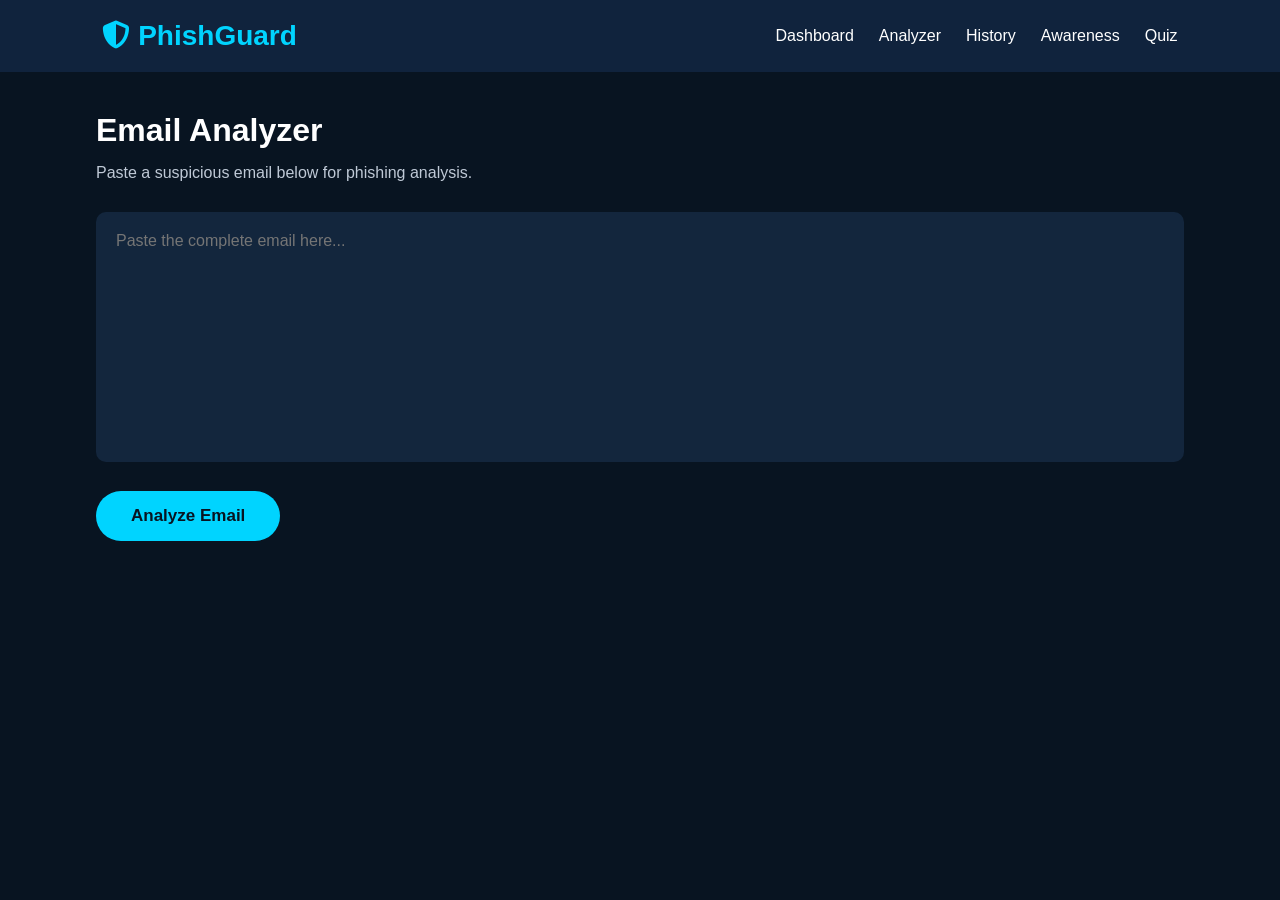
<file: analyzer.html>
<!DOCTYPE html>
<html lang="en">

<head>

<meta charset="UTF-8">
<meta name="viewport" content="width=device-width, initial-scale=1.0">

<title>Email Analyzer | PhishGuard</title>

<link rel="stylesheet" href="css/analyzer.css">

<link rel="stylesheet"
href="https://cdnjs.cloudflare.com/ajax/libs/font-awesome/6.7.1/css/all.min.css">

</head>

<body>

<nav>

<div class="logo">
<i class="fa-solid fa-shield-halved"></i>
PhishGuard
</div>

<ul>

<li><a href="dashboard.html">Dashboard</a></li>
<li><a href="analyzer.html">Analyzer</a></li>
<li><a href="history.html">History</a></li>
<li><a href="awareness.html">Awareness</a></li>
<li><a href="quiz.html">Quiz</a></li>

</ul>

</nav>

<div class="container">

<h1>Email Analyzer</h1>

<p class="subtitle">
Paste a suspicious email below for phishing analysis.
</p>

<textarea id="emailInput"
placeholder="Paste the complete email here..."></textarea>

<button id="analyzeBtn">
Analyze Email
</button>

<div id="result" class="result">

<h2>Analysis Result</h2>

<div class="row">
<strong>Sender :</strong>
<span id="sender"></span>
</div>

<div class="row">
<strong>Subject :</strong>
<span id="subject"></span>
</div>

<div class="row">
<strong>Risk Score :</strong>
<span id="risk"></span>
</div>

<h3>Reasons</h3>

<ul id="reasons"></ul>

<h3>Highlighted Email</h3>

<div id="highlightedEmail" class="highlight"></div>

<h3>Recommendations</h3>

<ul id="recommendations"></ul>

</div>

</div>

<script src="js/analyzer.js"></script>

</body>

</html>
</file>
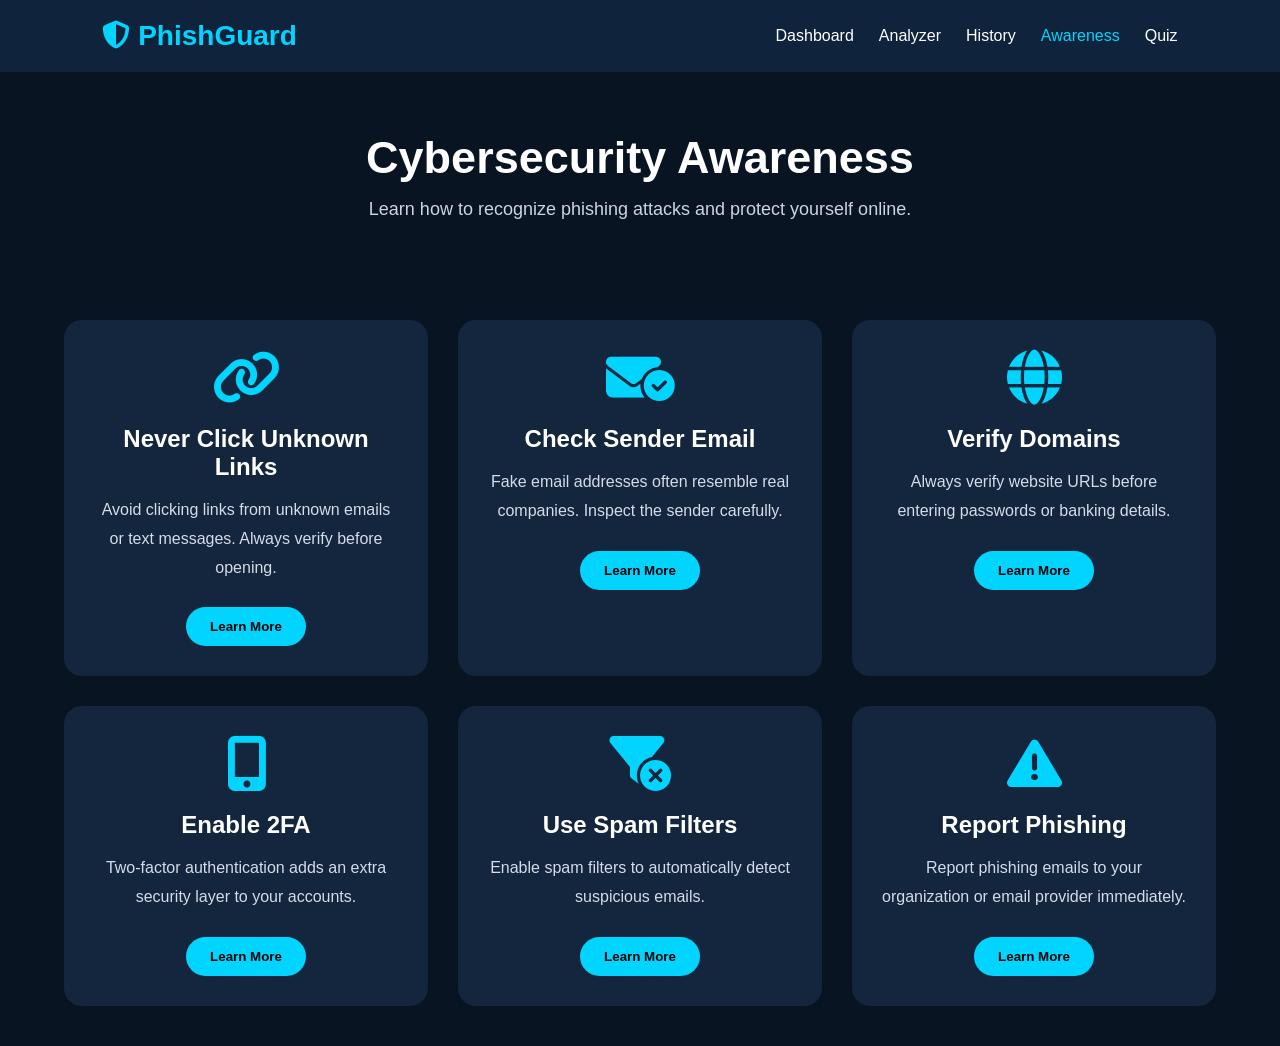
<file: awareness.html>
<!DOCTYPE html>
<html lang="en">

<head>
    <meta charset="UTF-8">
    <meta name="viewport" content="width=device-width, initial-scale=1.0">
    <title>Cyber Awareness | PhishGuard</title>

    <link rel="stylesheet" href="css/awareness.css">

    <link rel="stylesheet"
        href="https://cdnjs.cloudflare.com/ajax/libs/font-awesome/6.7.1/css/all.min.css">
</head>

<body>

    <!-- Navigation -->

    <nav>

        <div class="logo">
            <i class="fa-solid fa-shield-halved"></i>
            PhishGuard
        </div>

        <ul>
            <li><a href="dashboard.html">Dashboard</a></li>
            <li><a href="analyzer.html">Analyzer</a></li>
            <li><a href="history.html">History</a></li>
            <li><a href="awareness.html" class="active">Awareness</a></li>
            <li><a href="quiz.html">Quiz</a></li>
        </ul>

    </nav>

    <!-- Hero -->

    <section class="hero">

        <h1>Cybersecurity Awareness</h1>

        <p>
            Learn how to recognize phishing attacks and protect yourself online.
        </p>

    </section>

    <!-- Awareness Cards -->

    <section class="cards">

        <div class="card">
            <i class="fa-solid fa-link"></i>

            <h2>Never Click Unknown Links</h2>

            <p>
                Avoid clicking links from unknown emails or text messages.
                Always verify before opening.
            </p>

            <button>Learn More</button>
        </div>

        <div class="card">
            <i class="fa-solid fa-envelope-circle-check"></i>

            <h2>Check Sender Email</h2>

            <p>
                Fake email addresses often resemble real companies.
                Inspect the sender carefully.
            </p>

            <button>Learn More</button>
        </div>

        <div class="card">
            <i class="fa-solid fa-globe"></i>

            <h2>Verify Domains</h2>

            <p>
                Always verify website URLs before entering passwords or banking details.
            </p>

            <button>Learn More</button>
        </div>

        <div class="card">
            <i class="fa-solid fa-mobile-screen-button"></i>

            <h2>Enable 2FA</h2>

            <p>
                Two-factor authentication adds an extra security layer to your accounts.
            </p>

            <button>Learn More</button>
        </div>

        <div class="card">
            <i class="fa-solid fa-filter-circle-xmark"></i>

            <h2>Use Spam Filters</h2>

            <p>
                Enable spam filters to automatically detect suspicious emails.
            </p>

            <button>Learn More</button>
        </div>

        <div class="card">
            <i class="fa-solid fa-triangle-exclamation"></i>

            <h2>Report Phishing</h2>

            <p>
                Report phishing emails to your organization or email provider immediately.
            </p>

            <button>Learn More</button>
        </div>

    </section>

    <!-- Popup -->

    <div class="popup" id="popup">

        <div class="popup-content">

            <span id="close">&times;</span>

            <h2 id="popupTitle"></h2>

            <p id="popupText"></p>

        </div>

    </div>

<script src="js/awareness.js"></script>

</body>

</html>
</file>
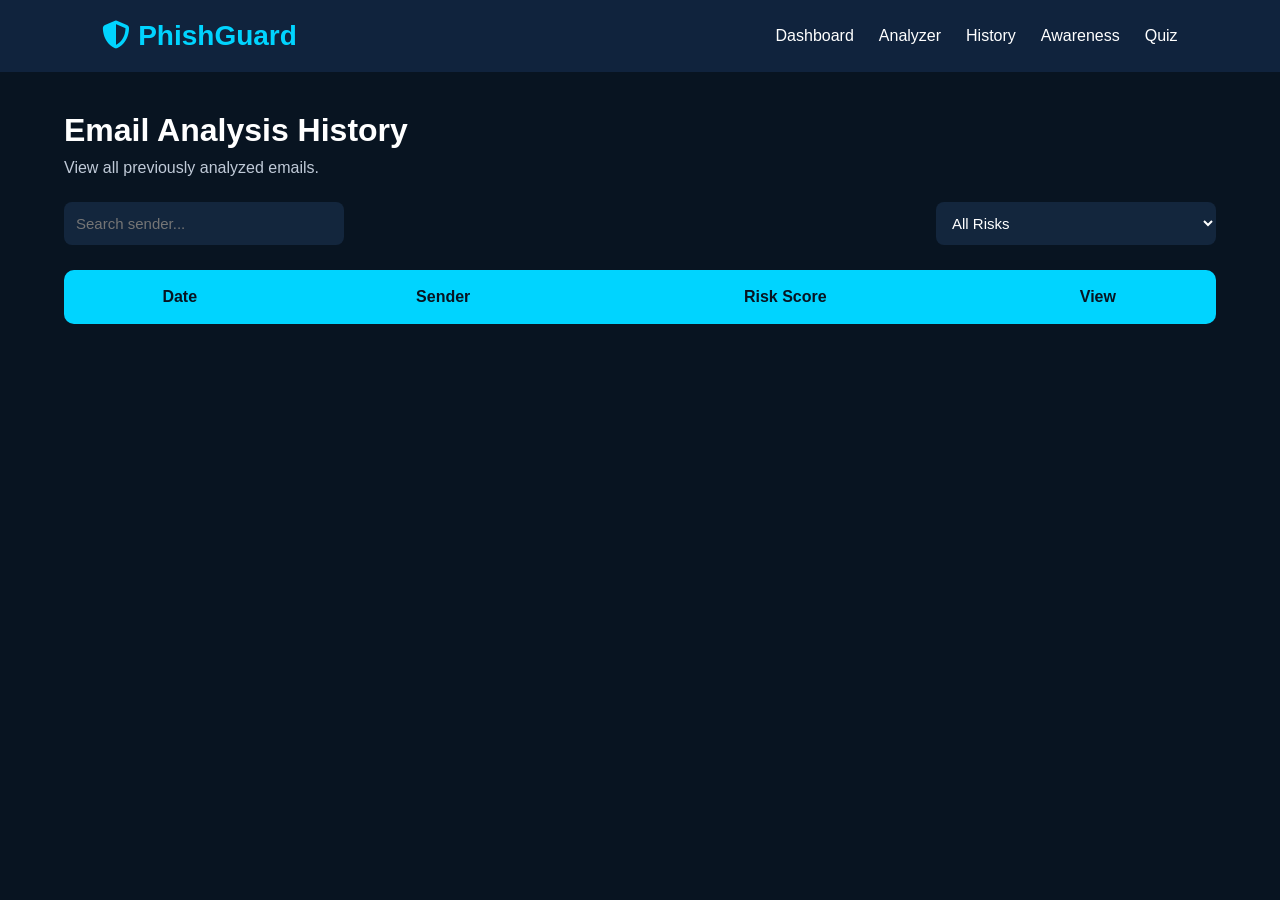
<file: history.html>
<!DOCTYPE html>
<html lang="en">

<head>
    <meta charset="UTF-8">
    <meta name="viewport" content="width=device-width, initial-scale=1.0">
    <title>History | PhishGuard</title>

    <link rel="stylesheet" href="css/history.css">

    <link rel="stylesheet"
        href="https://cdnjs.cloudflare.com/ajax/libs/font-awesome/6.7.1/css/all.min.css">
</head>

<body>

    <!-- Navbar -->

    <nav>

        <div class="logo">
            <i class="fa-solid fa-shield-halved"></i>
            PhishGuard
        </div>

        <ul>

            <li><a href="dashboard.html">Dashboard</a></li>
            <li><a href="analyzer.html">Analyzer</a></li>
            <li><a href="history.html">History</a></li>
            <li><a href="awareness.html">Awareness</a></li>
            <li><a href="quiz.html">Quiz</a></li>

        </ul>

    </nav>


    <div class="container">

        <h1>Email Analysis History</h1>

        <p class="subtitle">
            View all previously analyzed emails.
        </p>

        <div class="controls">

            <input
                type="text"
                id="searchInput"
                placeholder="Search sender...">

            <select id="riskFilter">

                <option value="All">All Risks</option>
                <option value="High">High</option>
                <option value="Medium">Medium</option>
                <option value="Low">Low</option>

            </select>

        </div>


        <table id="historyTable">

            <thead>

                <tr>

                    <th>Date</th>
                    <th>Sender</th>
                    <th>Risk Score</th>
                    <th>View</th>

                </tr>

            </thead>

            <tbody id="historyTable">

            </tbody>

        </table>

    </div>

<script src="js/history.js"></script>

</body>

</html>
</file>
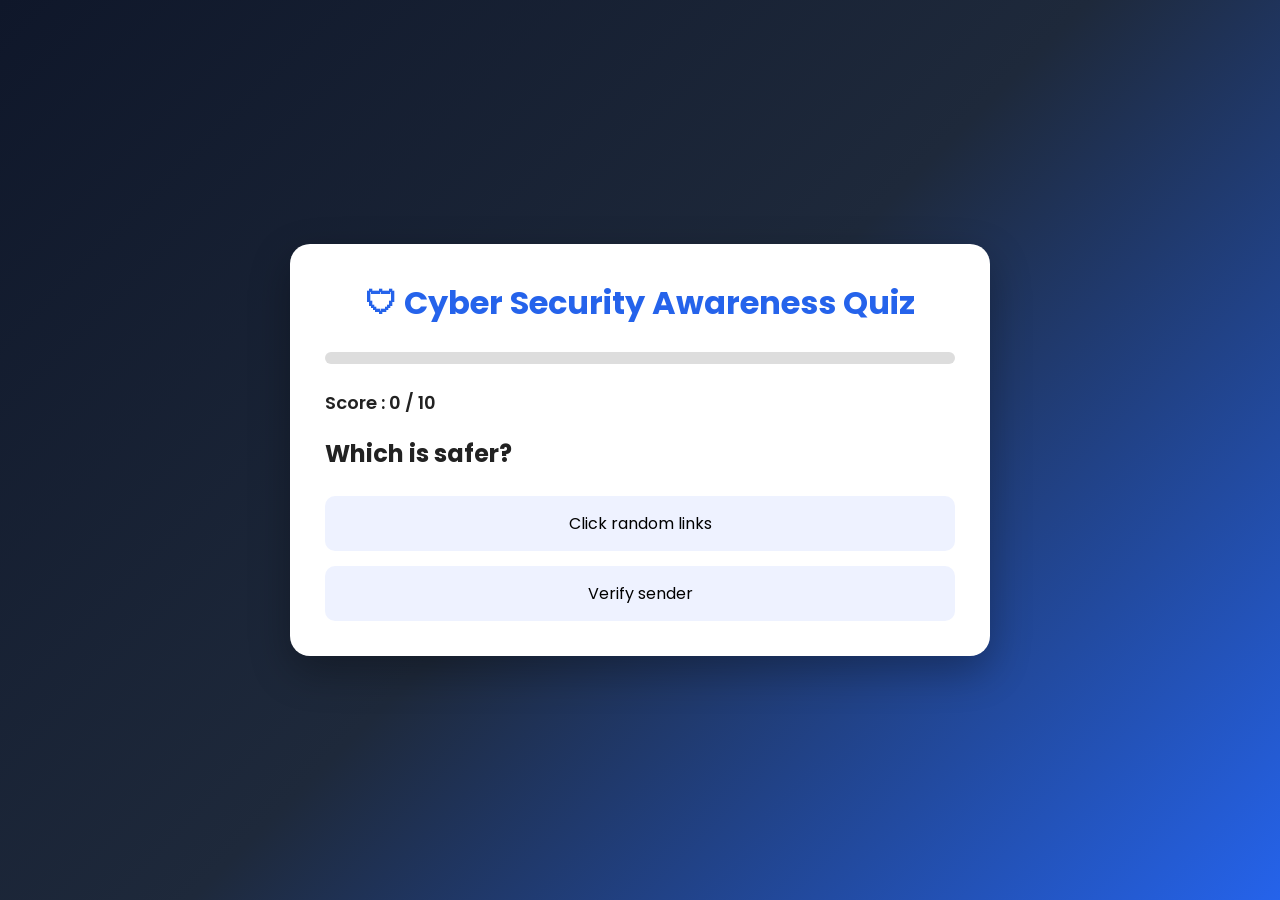
<file: quiz.html>
<!DOCTYPE html>
<html lang="en">
<head>
    <meta charset="UTF-8">
    <meta name="viewport" content="width=device-width, initial-scale=1.0">
    <title>Awareness Quiz | PhishGuard</title>

    <link rel="stylesheet" href="css/quiz.css">

    <link href="https://fonts.googleapis.com/css2?family=Poppins:wght@300;400;500;600;700&display=swap" rel="stylesheet">
</head>
<body>

<div class="container">

    <h1>🛡 Cyber Security Awareness Quiz</h1>

    <div class="progress-container">
        <div id="progressBar"></div>
    </div>

    <div class="score">
        Score :
        <span id="score">0</span>
        /
        <span id="total">10</span>
    </div>

    <div class="quiz-box">

        <h2 id="question">
            Loading...
        </h2>

        <div id="answers" class="answers"></div>

        <button id="nextBtn">
            Next Question →
        </button>

    </div>

</div>

<div id="resultScreen" class="hidden">

    <div class="result-card">

        <h1>🎉 Quiz Completed!</h1>

        <h2>
            Your Score
        </h2>

        <h1 id="finalScore">
            0/10
        </h1>

        <div id="certificate" class="hidden">

            <h2>🏆 Certificate</h2>

            <p>Congratulations!</p>

            <p>You scored more than 80%</p>

            <button onclick="window.print()">
                Download Certificate
            </button>

        </div>

        <button onclick="restartBtn">
            Restart Quiz
        </button>

    </div>

</div>

<script src="js/quiz.js"></script>

</body>
</html>
</file>
<file: css/analyzer.css>
*{
margin:0;
padding:0;
box-sizing:border-box;
font-family:Poppins,sans-serif;
}

body{
background:#081421;
color:white;
}

nav{
display:flex;
justify-content:space-between;
padding:20px 8%;
background:#10233d;
}

.logo{
font-size:28px;
font-weight:bold;
color:#00d4ff;
}

nav ul{
display:flex;
gap:25px;
list-style:none;
}

nav a{
color:white;
text-decoration:none;
}

.container{
width:85%;
margin:auto;
padding:40px 0;
}

.subtitle{
margin:15px 0 30px;
color:#bfc9d6;
}

textarea{

width:100%;
height:250px;
padding:20px;
border:none;
border-radius:10px;
font-size:16px;
resize:none;
background:#13263d;
color:white;

}

button{

margin-top:25px;
padding:15px 35px;
background:#00d4ff;
color:#081421;
border:none;
border-radius:30px;
font-size:17px;
font-weight:600;
cursor:pointer;

}

button:hover{

background:white;

}

.result{

margin-top:50px;
background:#13263d;
padding:30px;
border-radius:15px;
display:none;

}

.row{

margin:15px 0;

}

h3{

margin-top:25px;
margin-bottom:10px;

}

.highlight{

background:#1b314d;
padding:20px;
border-radius:10px;
white-space:pre-wrap;
line-height:1.8;

}

ul{

margin-left:25px;
line-height:2;

}

.red{

color:#ff4d4d;
font-weight:bold;

}

.yellow{

color:#ffc107;
font-weight:bold;

}

.green{

color:#00e676;
font-weight:bold;

}

mark{

background:#ff5252;

color:white;

padding:2px 6px;

border-radius:4px;

font-weight:bold;

}

#highlightedEmail{

margin-top:15px;

padding:15px;

background:#1e1e2f;

border-radius:8px;

white-space:pre-wrap;

line-height:1.7;

}
</file>
<file: css/awareness.css>
*{
margin:0;
padding:0;
box-sizing:border-box;
font-family:Poppins,sans-serif;
}

body{

background:#081421;
color:white;

}

/* NAVBAR */

nav{

display:flex;
justify-content:space-between;
align-items:center;
padding:20px 8%;
background:#10233d;

}

.logo{

font-size:28px;
font-weight:bold;
color:#00d4ff;

}

nav ul{

display:flex;
list-style:none;
gap:25px;

}

nav a{

text-decoration:none;
color:white;
transition:.3s;

}

nav a:hover,
.active{

color:#00d4ff;

}

/* HERO */

.hero{

text-align:center;
padding:60px 20px;

}

.hero h1{

font-size:45px;
margin-bottom:15px;

}

.hero p{

color:#cbd5e1;
font-size:18px;

}

/* CARDS */

.cards{

width:90%;
margin:40px auto;

display:grid;
grid-template-columns:repeat(auto-fit,minmax(280px,1fr));

gap:30px;

}

.card{

background:#13263d;

padding:30px;

border-radius:18px;

text-align:center;

transition:.4s;

cursor:pointer;

}

.card:hover{

transform:translateY(-10px);

box-shadow:0 0 20px rgba(0,212,255,.4);

}

.card i{

font-size:55px;

color:#00d4ff;

margin-bottom:20px;

}

.card h2{

margin-bottom:15px;

font-size:24px;

}

.card p{

color:#d5dce8;

line-height:1.8;

margin-bottom:25px;

}

.card button{

padding:12px 24px;

border:none;

border-radius:25px;

background:#00d4ff;

font-weight:600;

cursor:pointer;

transition:.3s;

}

.card button:hover{

background:white;

}

/* POPUP */

.popup{

display:none;

position:fixed;

top:0;
left:0;

width:100%;
height:100%;

background:rgba(0,0,0,.75);

justify-content:center;

align-items:center;

}

.popup-content{

background:#13263d;

padding:35px;

width:500px;

max-width:90%;

border-radius:15px;

position:relative;

text-align:center;

}

.popup-content h2{

margin-bottom:20px;

color:#00d4ff;

}

.popup-content p{

line-height:1.8;

color:#d9e3ef;

}

#close{

position:absolute;

right:20px;

top:15px;

font-size:30px;

cursor:pointer;

}

/* RESPONSIVE */

@media(max-width:900px){

nav{

flex-direction:column;

gap:15px;

}

nav ul{

flex-wrap:wrap;

justify-content:center;

}

.hero h1{

font-size:35px;

}

}
</file>
<file: css/history.css>
*{
margin:0;
padding:0;
box-sizing:border-box;
font-family:Poppins,sans-serif;
}

body{
background:#081421;
color:white;
}

nav{
display:flex;
justify-content:space-between;
align-items:center;
padding:20px 8%;
background:#10233d;
}

.logo{
font-size:28px;
font-weight:bold;
color:#00d4ff;
}

nav ul{
display:flex;
list-style:none;
gap:25px;
}

nav a{
text-decoration:none;
color:white;
}

.container{
width:90%;
margin:auto;
padding:40px 0;
}

.subtitle{
margin:10px 0 25px;
color:#c0cad8;
}

.controls{
display:flex;
justify-content:space-between;
gap:20px;
margin-bottom:25px;
flex-wrap:wrap;
}

.controls input,
.controls select{

padding:12px;
border:none;
border-radius:8px;
font-size:15px;
background:#13263d;
color:white;
width:280px;

}

table{

width:100%;
border-collapse:collapse;
background:#13263d;
border-radius:10px;
overflow:hidden;

}

th{

background:#00d4ff;
color:#081421;
padding:18px;

}

td{

padding:18px;
text-align:center;
border-bottom:1px solid rgba(255,255,255,.08);

}

.high{

background:#ff4d4d;
padding:6px 14px;
border-radius:20px;
font-weight:bold;

}

.medium{

background:#ff9800;
padding:6px 14px;
border-radius:20px;
font-weight:bold;

}

.low{

background:#00c853;
padding:6px 14px;
border-radius:20px;
font-weight:bold;

}

button{

padding:8px 18px;
background:#00d4ff;
color:#081421;
border:none;
border-radius:25px;
cursor:pointer;
font-weight:600;

}

button:hover{

background:white;

}

@media(max-width:850px){

.controls{

flex-direction:column;

}

table{

display:block;
overflow-x:auto;

}

nav{

flex-direction:column;
gap:15px;

}

nav ul{

flex-wrap:wrap;
justify-content:center;

}

}

.success{

background:#2ecc71;

padding:6px 12px;

border-radius:20px;

color:white;

}

.warning{

background:#f39c12;

padding:6px 12px;

border-radius:20px;

color:white;

}

.danger{

background:#e74c3c;

padding:6px 12px;

border-radius:20px;

color:white;

}

table button{

background:#00bcd4;

border:none;

padding:8px 18px;

border-radius:8px;

cursor:pointer;

color:white;

}

table button:hover{

background:#0097a7;

}
</file>
<file: css/quiz.css>
*{
margin:0;
padding:0;
box-sizing:border-box;
font-family:Poppins,sans-serif;
}

body{

background:linear-gradient(135deg,#0f172a,#1e293b,#2563eb);

min-height:100vh;

display:flex;

justify-content:center;

align-items:center;

padding:30px;

color:white;
}

.container{

width:700px;

max-width:100%;

background:white;

color:#222;

padding:35px;

border-radius:20px;

box-shadow:0 15px 40px rgba(0,0,0,.3);

animation:fade .5s;
}

@keyframes fade{

from{

opacity:0;

transform:translateY(20px);

}

to{

opacity:1;

transform:translateY(0);

}

}

h1{

text-align:center;

margin-bottom:25px;

color:#2563eb;

}

.progress-container{

width:100%;

height:12px;

background:#ddd;

border-radius:20px;

overflow:hidden;

margin-bottom:25px;

}

#progressBar{

height:100%;

width:0%;

background:#16a34a;

transition:.4s;

}

.score{

font-size:18px;

margin-bottom:20px;

font-weight:600;

}

.quiz-box h2{

margin-bottom:25px;

}

.answers{

display:flex;

flex-direction:column;

gap:15px;

}

.answers button{

padding:15px;

border:none;

border-radius:10px;

background:#eef2ff;

cursor:pointer;

font-size:16px;

transition:.3s;

}

.answers button:hover{

background:#2563eb;

color:white;

}

.correct{

background:#16a34a!important;

color:white!important;

}

.wrong{

background:#dc2626!important;

color:white!important;

}

#nextBtn{

margin-top:30px;

padding:14px 25px;

background:#2563eb;

border:none;

color:white;

font-size:16px;

border-radius:10px;

cursor:pointer;

display:none;

}

#nextBtn:hover{

background:#1d4ed8;

}

.hidden{
    display:none !important;
}

#resultScreen{

position:fixed;

top:0;

left:0;

right:0;

bottom:0;

background:rgba(0,0,0,.8);

display:flex;

justify-content:center;

align-items:center;

}

.result-card{

background:white;

padding:40px;

border-radius:20px;

text-align:center;

width:500px;

color:#222;

}

.result-card h1{

color:#2563eb;

margin-bottom:20px;

}

.result-card button{

margin-top:20px;

padding:15px 30px;

border:none;

background:#16a34a;

color:white;

border-radius:10px;

cursor:pointer;

font-size:16px;

}

.result-card button:hover{

background:#15803d;

}

#certificate{

margin-top:30px;

padding:20px;

border:3px dashed #2563eb;

border-radius:15px;

background:#eff6ff;

}

@media(max-width:700px){

.container{

padding:20px;

}

.quiz-box h2{

font-size:20px;

}

.answers button{

font-size:15px;

}

}
</file>
